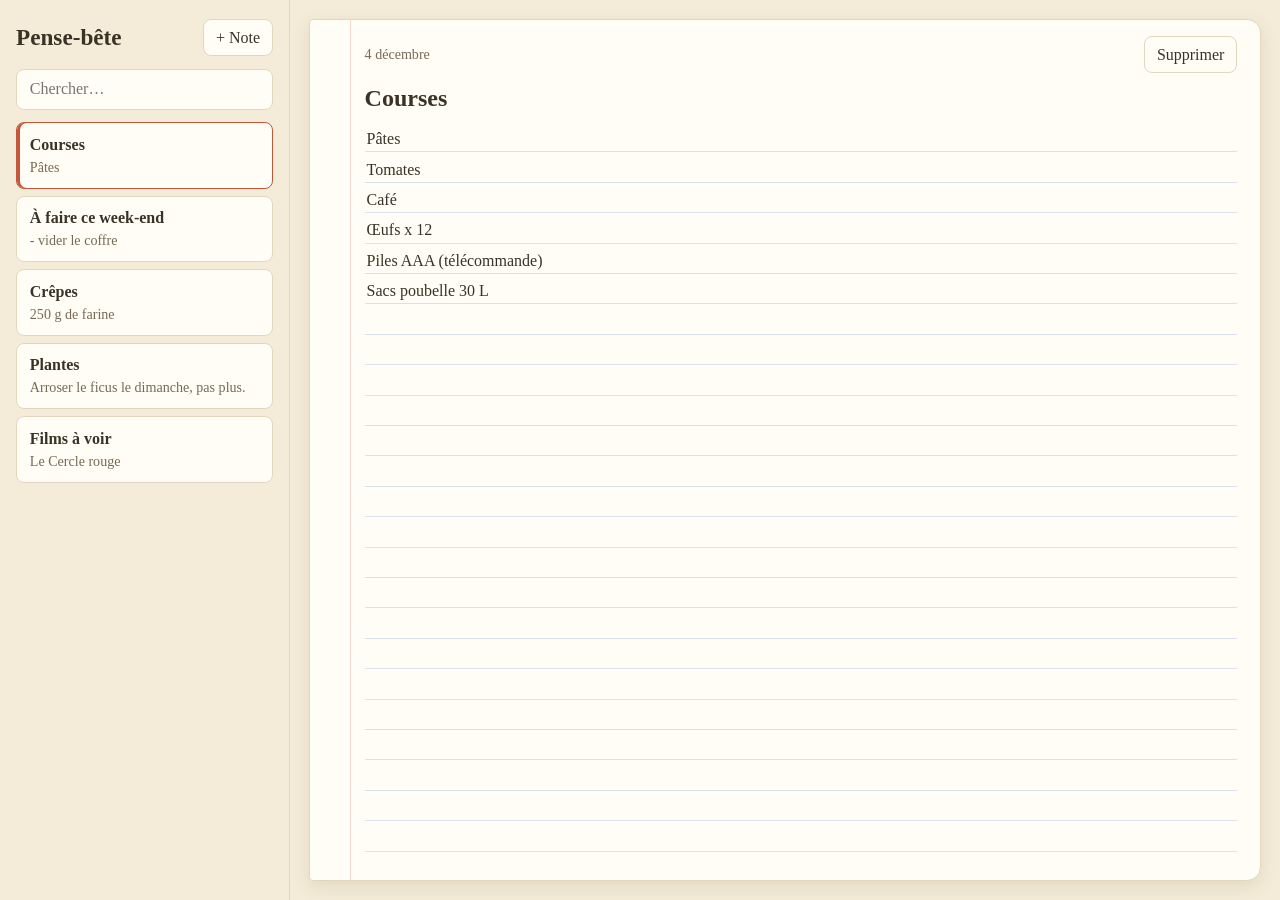
<file: index.html>
<!doctype html>
<html lang="fr">
<head>
  <meta charset="utf-8">
  <meta name="viewport" content="width=device-width, initial-scale=1, viewport-fit=cover">
  <title>Pense-bête</title>
  <meta name="description" content="Un petit carnet de notes.">
  <meta name="robots" content="noindex, nofollow">
  <meta name="theme-color" content="#f4ecd8">
  <link rel="icon" href="data:image/svg+xml,<svg xmlns='http://www.w3.org/2000/svg' viewBox='0 0 100 100'><text y='.9em' font-size='88'>📒</text></svg>">
  <link rel="stylesheet" href="style.css">
  <script src="carnet.js" defer></script>
</head>
<body>
  <aside>
    <header><h1>Pense-bête</h1><button id="nouvelle" type="button">+ Note</button></header>
    <input id="chercher" type="search" placeholder="Chercher…" aria-label="Chercher dans les notes" autocomplete="off" autocapitalize="off">
    <ul id="liste"></ul>
  </aside>
  <main>
    <div class="outils"><button id="retour" type="button">‹ Notes</button><small id="quand"></small><button id="effacer" type="button">Supprimer</button></div>
    <input id="titre" placeholder="Titre" aria-label="Titre" autocomplete="off">
    <textarea id="texte" placeholder="Écrire ici…" aria-label="Note"></textarea>
  </main>
</body>
</html>
</file>
<file: style.css>
* { box-sizing: border-box; margin: 0; }
:root { --papier: #fffdf6; --fond: #f4ecd8; --encre: #3a3226; --doux: #776a54; --trait: #e2d7bd; --rouge: #c4573a; --ligne: 1.9rem; }
html, body { height: 100%; }
body { display: grid; grid-template-columns: 290px minmax(0, 1fr); background: var(--fond); color: var(--encre); font: 16px/1.5 Georgia, "Times New Roman", serif; transition: opacity .5s; }
body.part { opacity: 0; }
button, input, textarea { font: inherit; color: inherit; }
button { border: 1px solid var(--trait); background: var(--papier); border-radius: 8px; padding: .35em .75em; cursor: pointer; }
button:hover, button:focus-visible { border-color: var(--rouge); }
aside { display: flex; flex-direction: column; gap: .8rem; padding: 1.2rem 1rem; border-right: 1px solid var(--trait); min-height: 0; }
aside header { display: flex; justify-content: space-between; align-items: center; }
h1 { font-size: 1.45rem; }
#chercher { width: 100%; padding: .45em .8em; border: 1px solid var(--trait); border-radius: 8px; background: var(--papier); }
#liste { list-style: none; padding: 0; overflow: auto; display: grid; gap: .45rem; align-content: start; }
#liste li { min-width: 0; }
#liste button { width: 100%; text-align: left; display: grid; padding: .6em .8em; }
#liste button.ici { border-color: var(--rouge); box-shadow: inset 3px 0 0 var(--rouge); }
#liste b, #liste span { overflow: hidden; text-overflow: ellipsis; white-space: nowrap; }
#liste span, #quand, .vide { color: var(--doux); font-size: .88rem; }
main { display: flex; flex-direction: column; margin: 1.2rem; padding: 1rem 1.4rem 1rem 3.4rem; background: var(--papier); border: 1px solid var(--trait); border-radius: 4px 14px 14px 4px; box-shadow: 0 6px 18px #6b55261f; position: relative; min-height: 0; }
main::before { content: ""; position: absolute; left: 2.5rem; top: 0; bottom: 0; border-left: 1px solid #e7a9986b; }
.outils { display: flex; align-items: center; justify-content: space-between; gap: .6rem; }
#retour { display: none; }
#titre { border: 0; background: none; font-size: 1.5rem; font-weight: 700; padding: .4rem 0; outline: 0; width: 100%; }
#texte { flex: 1; border: 0; outline: 0; resize: none; line-height: var(--ligne); background: repeating-linear-gradient(transparent 0 calc(var(--ligne) - 1px), #d9e2ec 0 var(--ligne)) local; }
@media (max-width: 700px) {
  body { grid-template-columns: minmax(0, 1fr); }
  aside { border: 0; }
  main { display: none; margin: .6rem; padding: .8rem .8rem .8rem 2.2rem; }
  main::before { left: 1.5rem; }
  #retour { display: block; }
  body.ouverte aside { display: none; }
  body.ouverte main { display: flex; }
}
</file>
